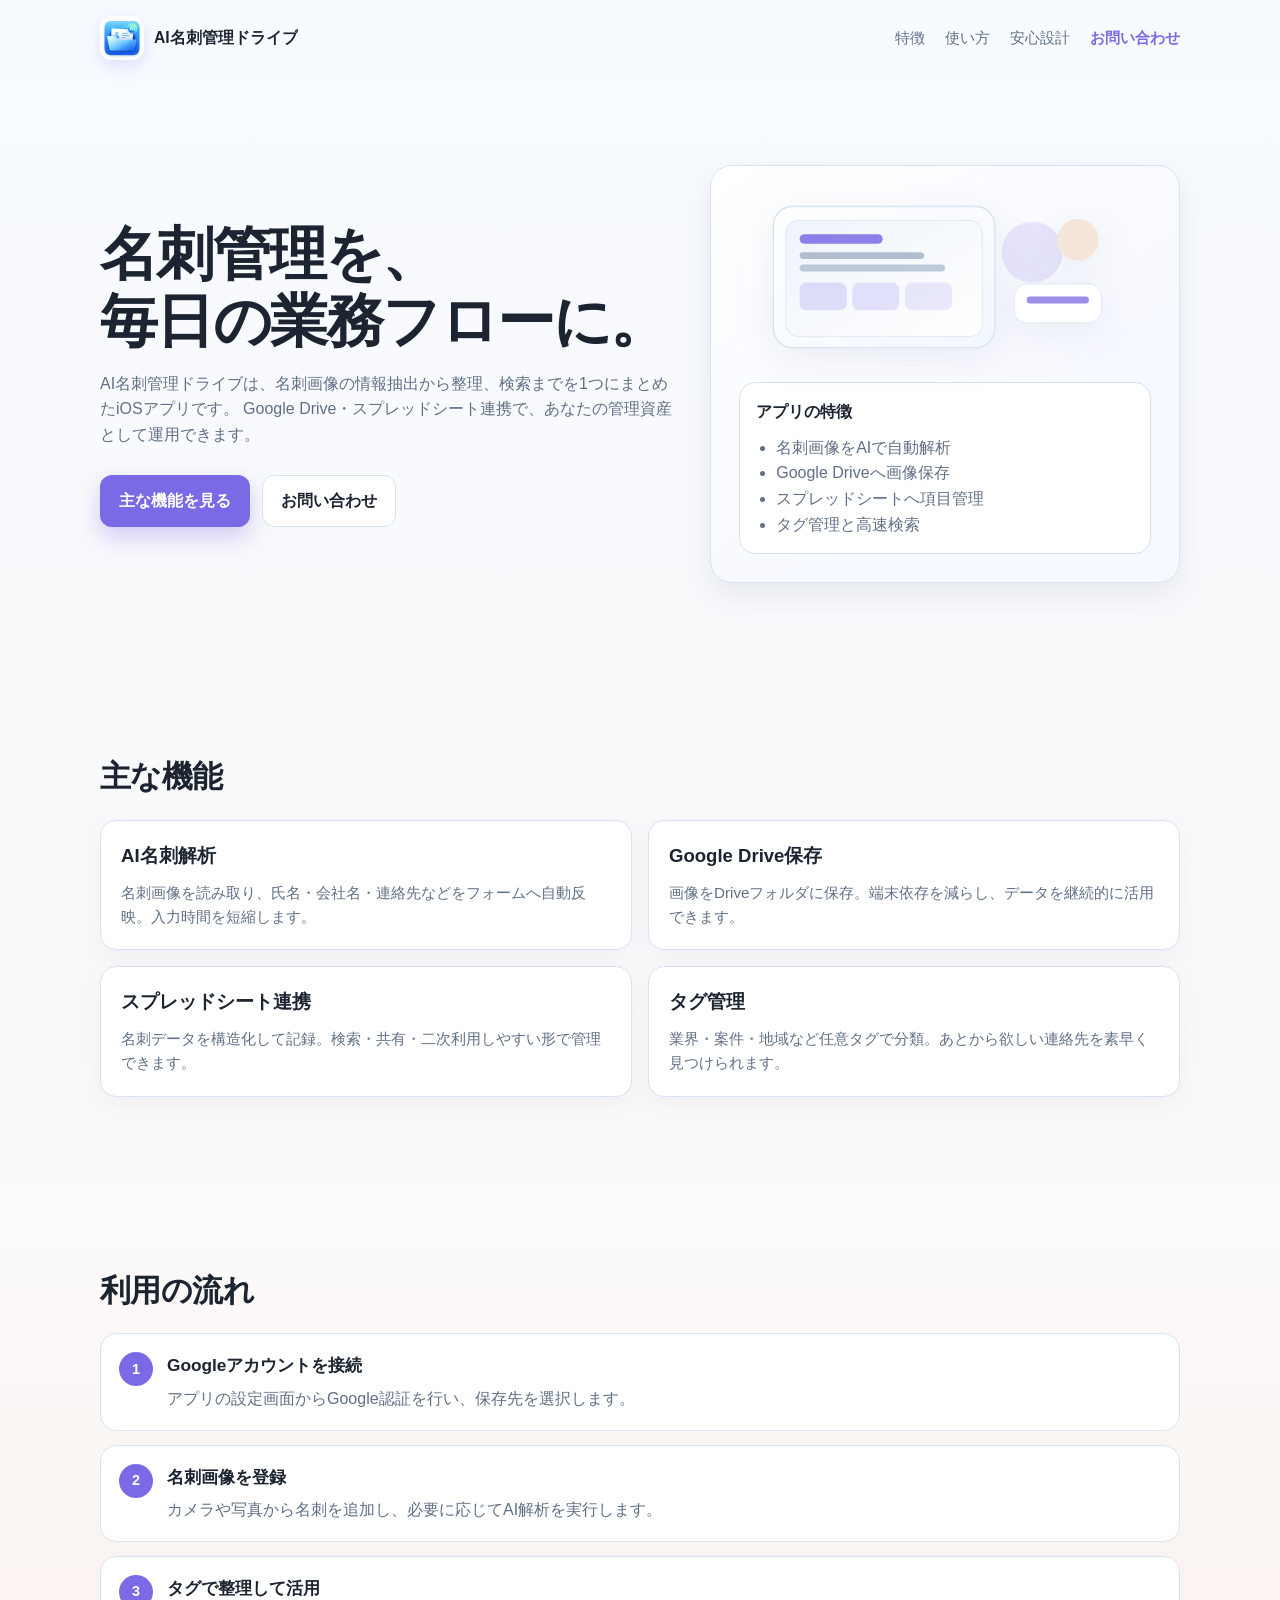
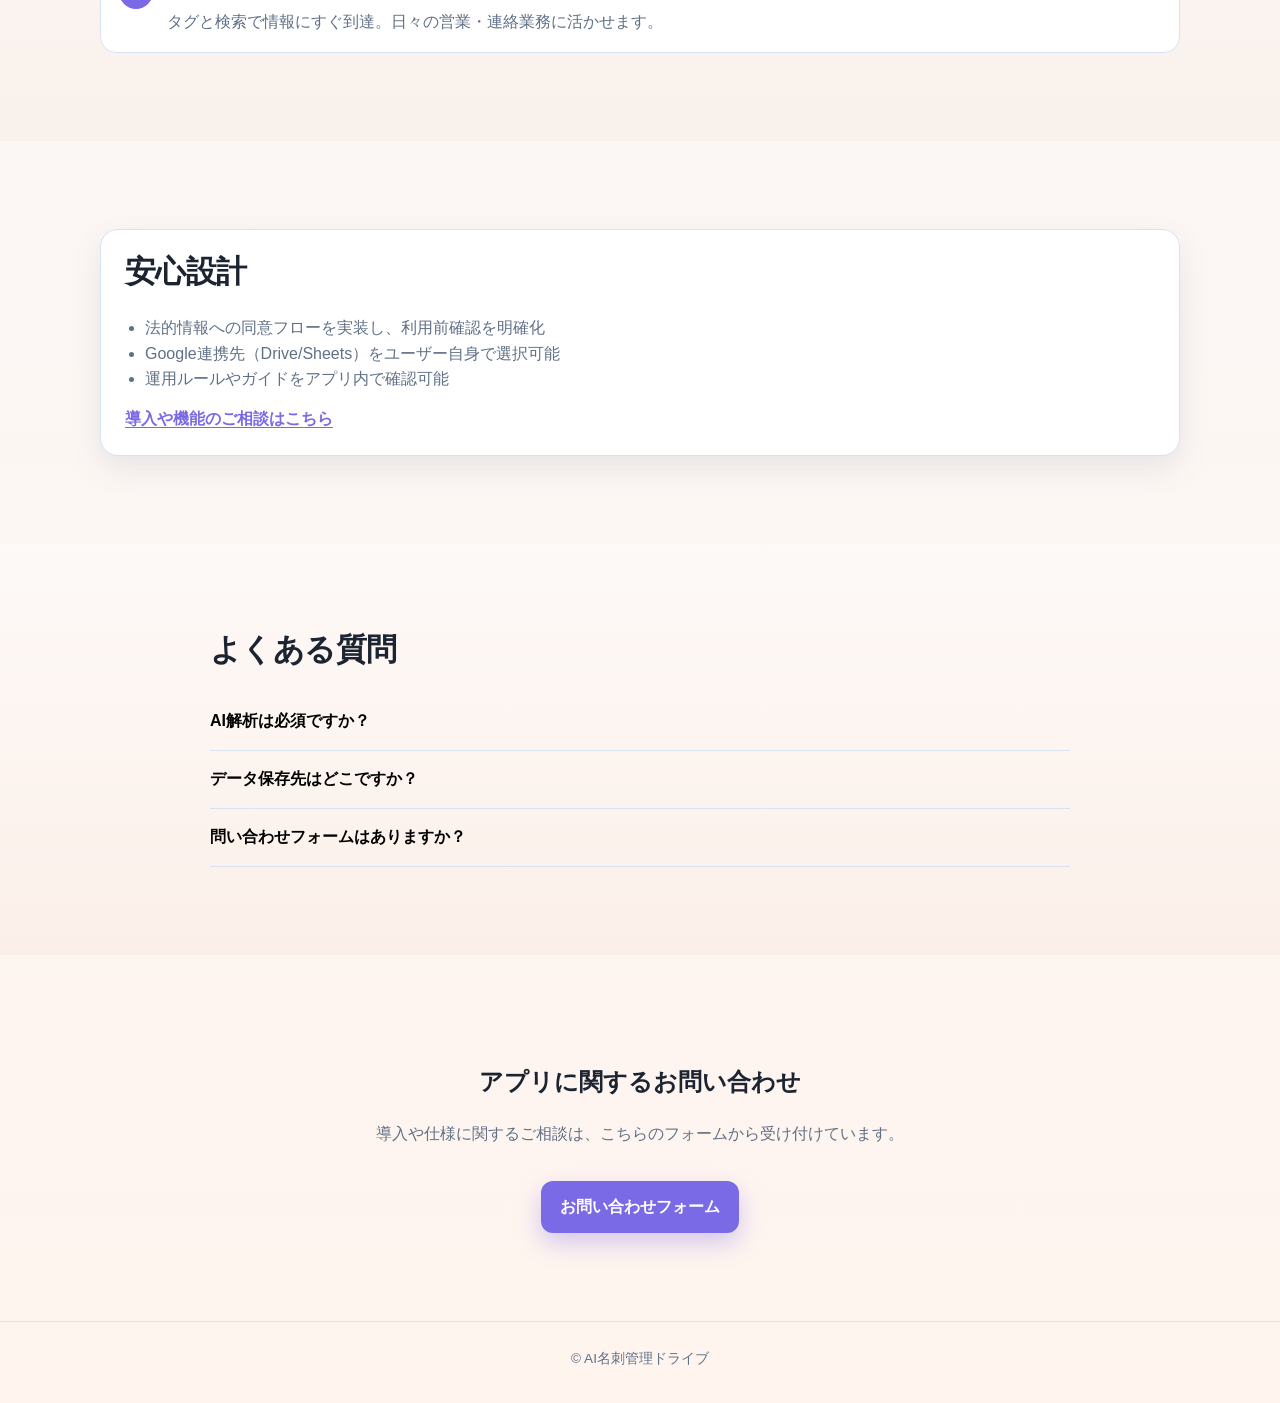
<file: index.html>
<!doctype html>
<html lang="ja">
  <head>
    <meta charset="UTF-8" />
    <meta name="viewport" content="width=device-width, initial-scale=1" />
    <title>AI名刺管理ドライブ | iOSアプリ紹介</title>
    <meta
      name="description"
      content="AI名刺管理ドライブは、名刺画像をAIで解析し、Google Drive/スプレッドシートへ整理保存できるiOSアプリです。"
    />
    <link rel="icon" type="image/png" href="./assets/header-logo.png" />
    <link rel="stylesheet" href="./styles.css" />
  </head>
  <body>
    <header class="site-header" id="top">
      <div class="container nav-wrap">
        <a href="#top" class="brand" aria-label="AI名刺管理ドライブ トップへ">
          <img src="./assets/header-logo.png" alt="AI名刺管理ドライブ ロゴ" class="brand-icon" />
          <span class="brand-text">AI名刺管理ドライブ</span>
        </a>
        <button class="menu-toggle" id="menu-toggle" aria-expanded="false" aria-controls="global-nav">MENU</button>
        <nav class="global-nav" id="global-nav">
          <a href="#features">特徴</a>
          <a href="#flow">使い方</a>
          <a href="#security">安心設計</a>
          <a
            href="https://forms.gle/RqPMv9adF3muDR3X6"
            class="contact-link"
            target="_blank"
            rel="noopener noreferrer"
            >お問い合わせ</a
          >
        </nav>
      </div>
    </header>

    <main>
      <section class="hero section">
        <div class="container hero-grid">
          <div class="hero-copy reveal">
            <h1>名刺管理を、<br />毎日の業務フローに。</h1>
            <p>
              AI名刺管理ドライブは、名刺画像の情報抽出から整理、検索までを1つにまとめたiOSアプリです。
              Google Drive・スプレッドシート連携で、あなたの管理資産として運用できます。
            </p>
            <div class="hero-actions">
              <a href="#features" class="btn btn-primary">主な機能を見る</a>
              <a
                href="https://forms.gle/RqPMv9adF3muDR3X6"
                class="btn btn-secondary"
                target="_blank"
                rel="noopener noreferrer"
                >お問い合わせ</a
              >
            </div>
          </div>
          <div class="hero-preview reveal">
            <div class="hero-visual" role="img" aria-label="名刺管理アプリの動作イメージ">
              <svg viewBox="0 0 520 240" xmlns="http://www.w3.org/2000/svg">
                <defs>
                  <linearGradient id="panel" x1="0" y1="0" x2="1" y2="1">
                    <stop offset="0%" stop-color="#ffffff" />
                    <stop offset="100%" stop-color="#f2f7ff" />
                  </linearGradient>
                  <linearGradient id="screen" x1="0" y1="0" x2="1" y2="1">
                    <stop offset="0%" stop-color="#eef4fb" />
                    <stop offset="100%" stop-color="#ffffff" />
                  </linearGradient>
                </defs>
                <rect x="12" y="18" width="320" height="204" rx="28" fill="url(#panel)" stroke="#d7e3f2" stroke-width="2" />
                <rect x="30" y="38" width="284" height="168" rx="18" fill="url(#screen)" stroke="#d7e3f2" />
                <rect x="50" y="58" width="120" height="14" rx="7" fill="#7a6ae6" opacity="0.85" />
                <rect x="50" y="84" width="180" height="10" rx="5" fill="#9aabc0" opacity="0.75" />
                <rect x="50" y="102" width="210" height="10" rx="5" fill="#9aabc0" opacity="0.6" />
                <rect x="50" y="128" width="68" height="40" rx="10" fill="#7a6ae6" opacity="0.2" />
                <rect x="126" y="128" width="68" height="40" rx="10" fill="#7a6ae6" opacity="0.18" />
                <rect x="202" y="128" width="68" height="40" rx="10" fill="#7a6ae6" opacity="0.14" />
                <circle cx="386" cy="84" r="44" fill="#7a6ae6" opacity="0.15" />
                <circle cx="452" cy="66" r="30" fill="#f6e5da" />
                <rect x="360" y="130" width="126" height="56" rx="18" fill="#ffffff" stroke="#d7e3f2" />
                <rect x="378" y="148" width="90" height="10" rx="5" fill="#7a6ae6" opacity="0.75" />
              </svg>
            </div>
            <div class="preview-card">
              <p class="preview-title">アプリの特徴</p>
              <ul>
                <li>名刺画像をAIで自動解析</li>
                <li>Google Driveへ画像保存</li>
                <li>スプレッドシートへ項目管理</li>
                <li>タグ管理と高速検索</li>
              </ul>
            </div>
          </div>
        </div>
      </section>

      <section id="features" class="section">
        <div class="container">
          <h2 class="section-title reveal">主な機能</h2>
          <div class="feature-grid">
            <article class="feature-card reveal">
              <h3>AI名刺解析</h3>
              <p>名刺画像を読み取り、氏名・会社名・連絡先などをフォームへ自動反映。入力時間を短縮します。</p>
            </article>
            <article class="feature-card reveal">
              <h3>Google Drive保存</h3>
              <p>画像をDriveフォルダに保存。端末依存を減らし、データを継続的に活用できます。</p>
            </article>
            <article class="feature-card reveal">
              <h3>スプレッドシート連携</h3>
              <p>名刺データを構造化して記録。検索・共有・二次利用しやすい形で管理できます。</p>
            </article>
            <article class="feature-card reveal">
              <h3>タグ管理</h3>
              <p>業界・案件・地域など任意タグで分類。あとから欲しい連絡先を素早く見つけられます。</p>
            </article>
          </div>
        </div>
      </section>

      <section id="flow" class="section section-soft">
        <div class="container">
          <h2 class="section-title reveal">利用の流れ</h2>
          <ol class="flow-list">
            <li class="reveal">
              <span class="step">1</span>
              <div>
                <h3>Googleアカウントを接続</h3>
                <p>アプリの設定画面からGoogle認証を行い、保存先を選択します。</p>
              </div>
            </li>
            <li class="reveal">
              <span class="step">2</span>
              <div>
                <h3>名刺画像を登録</h3>
                <p>カメラや写真から名刺を追加し、必要に応じてAI解析を実行します。</p>
              </div>
            </li>
            <li class="reveal">
              <span class="step">3</span>
              <div>
                <h3>タグで整理して活用</h3>
                <p>タグと検索で情報にすぐ到達。日々の営業・連絡業務に活かせます。</p>
              </div>
            </li>
          </ol>
        </div>
      </section>

      <section id="security" class="section">
        <div class="container security-wrap reveal">
          <h2 class="section-title">安心設計</h2>
          <ul>
            <li>法的情報への同意フローを実装し、利用前確認を明確化</li>
            <li>Google連携先（Drive/Sheets）をユーザー自身で選択可能</li>
            <li>運用ルールやガイドをアプリ内で確認可能</li>
          </ul>
          <a
            href="https://forms.gle/RqPMv9adF3muDR3X6"
            class="inline-link"
            target="_blank"
            rel="noopener noreferrer"
            >導入や機能のご相談はこちら</a
          >
        </div>
      </section>

      <section class="section section-soft">
        <div class="container faq-wrap">
          <h2 class="section-title reveal">よくある質問</h2>
          <div class="faq-item reveal">
            <button class="faq-question" type="button">AI解析は必須ですか？</button>
            <div class="faq-answer">
              <p>必須ではありません。APIキー未設定でも手入力で名刺登録できます。</p>
            </div>
          </div>
          <div class="faq-item reveal">
            <button class="faq-question" type="button">データ保存先はどこですか？</button>
            <div class="faq-answer">
              <p>名刺画像はGoogle Drive、項目データはGoogleスプレッドシートへの保存設計です。</p>
            </div>
          </div>
          <div class="faq-item reveal">
            <button class="faq-question" type="button">問い合わせフォームはありますか？</button>
            <div class="faq-answer">
              <p>お問い合わせはフォームから受け付けています。下記リンクよりご連絡ください。</p>
            </div>
          </div>
        </div>
      </section>

      <section class="section final-cta">
        <div class="container reveal">
          <h2>アプリに関するお問い合わせ</h2>
          <p>導入や仕様に関するご相談は、こちらのフォームから受け付けています。</p>
          <a
            href="https://forms.gle/RqPMv9adF3muDR3X6"
            class="btn btn-primary"
            target="_blank"
            rel="noopener noreferrer"
            >お問い合わせフォーム</a
          >
        </div>
      </section>
    </main>

    <footer class="site-footer">
      <div class="container">
        <p>© AI名刺管理ドライブ</p>
      </div>
    </footer>

    <script src="./main.js"></script>
  </body>
</html>
</file>
<file: styles.css>
:root {
  --background: #f7fbff;
  --foreground: #1b2430;
  --primary: #7a6ae6;
  --primary-foreground: #ffffff;
  --secondary: #f6e5da;
  --secondary-foreground: #3a2a22;
  --muted: #eef4fb;
  --muted-foreground: #607086;
  --border: #d7e3f2;
  --card: #ffffff;
  --radius: 16px;
  --shadow: 0 12px 30px rgba(81, 103, 129, 0.12);
}

* {
  box-sizing: border-box;
}

html {
  scroll-behavior: smooth;
}

body {
  margin: 0;
  font-family: -apple-system, BlinkMacSystemFont, "Segoe UI", sans-serif;
  color: var(--foreground);
  background: linear-gradient(180deg, #f7fbff 0%, #fff4ee 100%);
  line-height: 1.6;
}

a {
  color: inherit;
  text-decoration: none;
}

.container {
  width: min(1080px, calc(100% - 2rem));
  margin-inline: auto;
}

.section {
  padding: 88px 0;
}

.section-soft {
  background: linear-gradient(180deg, rgba(255, 255, 255, 0.4), rgba(246, 229, 218, 0.35));
}

.section-title {
  margin: 0 0 24px;
  font-size: clamp(1.8rem, 2.4vw, 2.4rem);
  line-height: 1.2;
  letter-spacing: -0.02em;
}

.site-header {
  position: sticky;
  top: 0;
  z-index: 50;
  backdrop-filter: blur(8px);
  background: rgba(247, 251, 255, 0.82);
  border-bottom: 1px solid transparent;
  transition: border-color 0.2s ease, box-shadow 0.2s ease;
}

.site-header.is-scrolled {
  border-bottom-color: var(--border);
  box-shadow: 0 8px 24px rgba(40, 53, 70, 0.08);
}

.nav-wrap {
  min-height: 76px;
  display: flex;
  align-items: center;
  justify-content: space-between;
  gap: 12px;
}

.brand {
  display: flex;
  align-items: center;
  gap: 10px;
  min-width: 0;
}

.brand-icon {
  width: 44px;
  height: 44px;
  border-radius: 12px;
  object-fit: cover;
  box-shadow: 0 6px 16px rgba(122, 106, 230, 0.2);
}

.brand-text {
  font-weight: 700;
  font-size: 0.98rem;
  white-space: nowrap;
  overflow: hidden;
  text-overflow: ellipsis;
}

.global-nav {
  display: flex;
  align-items: center;
  gap: 20px;
  font-size: 0.95rem;
}

.global-nav a {
  color: var(--muted-foreground);
  transition: color 0.18s ease;
}

.global-nav a:hover {
  color: var(--foreground);
}

.global-nav .contact-link {
  color: var(--primary);
  font-weight: 700;
}

.menu-toggle {
  display: none;
  border: 1px solid var(--border);
  background: var(--card);
  color: var(--foreground);
  border-radius: 10px;
  padding: 8px 12px;
  font-size: 0.72rem;
  font-weight: 700;
  letter-spacing: 0.08em;
}

.hero-grid {
  display: grid;
  gap: 36px;
  grid-template-columns: 1.1fr 0.9fr;
  align-items: center;
}

.badge {
  display: inline-block;
  margin: 0 0 12px;
  padding: 6px 12px;
  border-radius: 999px;
  background: var(--primary);
  color: var(--primary-foreground);
  font-size: 0.75rem;
  font-weight: 700;
  letter-spacing: 0.08em;
}

.hero-copy h1 {
  margin: 0;
  font-size: clamp(2rem, 5vw, 3.6rem);
  line-height: 1.16;
  letter-spacing: -0.03em;
}

.hero-copy p {
  margin: 16px 0 0;
  color: var(--muted-foreground);
}

.hero-actions {
  margin-top: 28px;
  display: flex;
  gap: 12px;
  flex-wrap: wrap;
}

.btn {
  display: inline-flex;
  align-items: center;
  justify-content: center;
  border-radius: 12px;
  padding: 12px 18px;
  font-weight: 700;
  border: 1px solid transparent;
  transition: transform 0.18s ease, box-shadow 0.2s ease, background-color 0.2s ease;
}

.btn:hover {
  transform: translateY(-2px);
}

.btn-primary {
  background: var(--primary);
  color: var(--primary-foreground);
  box-shadow: 0 10px 24px rgba(122, 106, 230, 0.32);
}

.btn-primary:hover {
  box-shadow: 0 14px 28px rgba(122, 106, 230, 0.35);
}

.btn-secondary {
  background: var(--card);
  border-color: var(--border);
  color: var(--foreground);
}

.hero-preview {
  border: 1px solid var(--border);
  border-radius: calc(var(--radius) + 6px);
  padding: 28px;
  background: linear-gradient(145deg, #ffffff, #f6f9ff 65%);
  box-shadow: var(--shadow);
}

.hero-visual {
  width: min(360px, 100%);
  margin: 0 auto 22px;
}

.hero-visual svg {
  display: block;
  width: 100%;
  height: auto;
  filter: drop-shadow(0 8px 18px rgba(80, 99, 123, 0.1));
}

.preview-card {
  border: 1px solid var(--border);
  border-radius: var(--radius);
  background: var(--card);
  padding: 16px;
}

.preview-card .preview-title {
  margin: 0;
  font-weight: 700;
}

.preview-card ul {
  margin: 10px 0 0;
  padding-left: 20px;
  color: var(--muted-foreground);
}

.feature-grid {
  display: grid;
  grid-template-columns: repeat(2, minmax(0, 1fr));
  gap: 16px;
}

.feature-card {
  background: var(--card);
  border: 1px solid var(--border);
  border-radius: var(--radius);
  padding: 20px;
  box-shadow: 0 6px 20px rgba(110, 130, 156, 0.08);
}

.feature-card h3 {
  margin: 0;
  font-size: 1.16rem;
}

.feature-card p {
  margin: 10px 0 0;
  color: var(--muted-foreground);
  font-size: 0.95rem;
}

.flow-list {
  margin: 0;
  padding: 0;
  list-style: none;
  display: grid;
  gap: 14px;
}

.flow-list li {
  border: 1px solid var(--border);
  border-radius: var(--radius);
  background: var(--card);
  padding: 18px;
  display: flex;
  align-items: flex-start;
  gap: 14px;
}

.step {
  flex-shrink: 0;
  width: 34px;
  height: 34px;
  border-radius: 50%;
  background: var(--primary);
  color: var(--primary-foreground);
  display: inline-flex;
  align-items: center;
  justify-content: center;
  font-size: 0.9rem;
  font-weight: 700;
}

.flow-list h3 {
  margin: 0;
  font-size: 1.08rem;
}

.flow-list p {
  margin: 6px 0 0;
  color: var(--muted-foreground);
}

.security-wrap {
  border: 1px solid var(--border);
  border-radius: calc(var(--radius) + 2px);
  background: var(--card);
  box-shadow: var(--shadow);
  padding: 24px;
}

.security-wrap ul {
  margin: 0;
  padding-left: 20px;
  color: var(--muted-foreground);
}

.inline-link {
  display: inline-block;
  margin-top: 14px;
  color: var(--primary);
  font-weight: 700;
  text-decoration: underline;
  text-underline-offset: 3px;
}

.faq-wrap {
  max-width: 860px;
}

.faq-item {
  border-bottom: 1px solid var(--border);
}

.faq-question {
  width: 100%;
  border: 0;
  background: transparent;
  padding: 18px 0;
  text-align: left;
  font-size: 1rem;
  font-weight: 700;
  cursor: pointer;
}

.faq-answer {
  max-height: 0;
  overflow: hidden;
  transition: max-height 0.25s ease;
}

.faq-answer p {
  margin: 0 0 16px;
  color: var(--muted-foreground);
}

.faq-item.is-open .faq-answer {
  max-height: 160px;
}

.final-cta {
  text-align: center;
}

.final-cta p {
  margin-top: 10px;
  color: var(--muted-foreground);
}

.final-cta .btn {
  margin-top: 18px;
}

.site-footer {
  padding: 26px 0 34px;
  border-top: 1px solid var(--border);
}

.site-footer p {
  margin: 0;
  font-size: 0.85rem;
  color: var(--muted-foreground);
  text-align: center;
}

.reveal {
  opacity: 0;
  transform: translateY(16px);
  transition: opacity 0.5s ease, transform 0.5s ease;
}

.reveal.is-visible {
  opacity: 1;
  transform: translateY(0);
}

@media (max-width: 900px) {
  .hero-grid {
    grid-template-columns: 1fr;
  }

  .feature-grid {
    grid-template-columns: 1fr;
  }
}

@media (max-width: 760px) {
  .section {
    padding: 72px 0;
  }

  .brand-text {
    max-width: 170px;
  }

  .menu-toggle {
    display: inline-flex;
  }

  .global-nav {
    position: absolute;
    top: 76px;
    left: 0;
    right: 0;
    padding: 14px 1rem 18px;
    background: rgba(247, 251, 255, 0.98);
    border-bottom: 1px solid var(--border);
    display: grid;
    gap: 10px;
    opacity: 0;
    pointer-events: none;
    transform: translateY(-8px);
    transition: opacity 0.2s ease, transform 0.2s ease;
  }

  .global-nav.is-open {
    opacity: 1;
    pointer-events: auto;
    transform: translateY(0);
  }

  .hero-actions .btn {
    width: 100%;
  }
}
</file>
